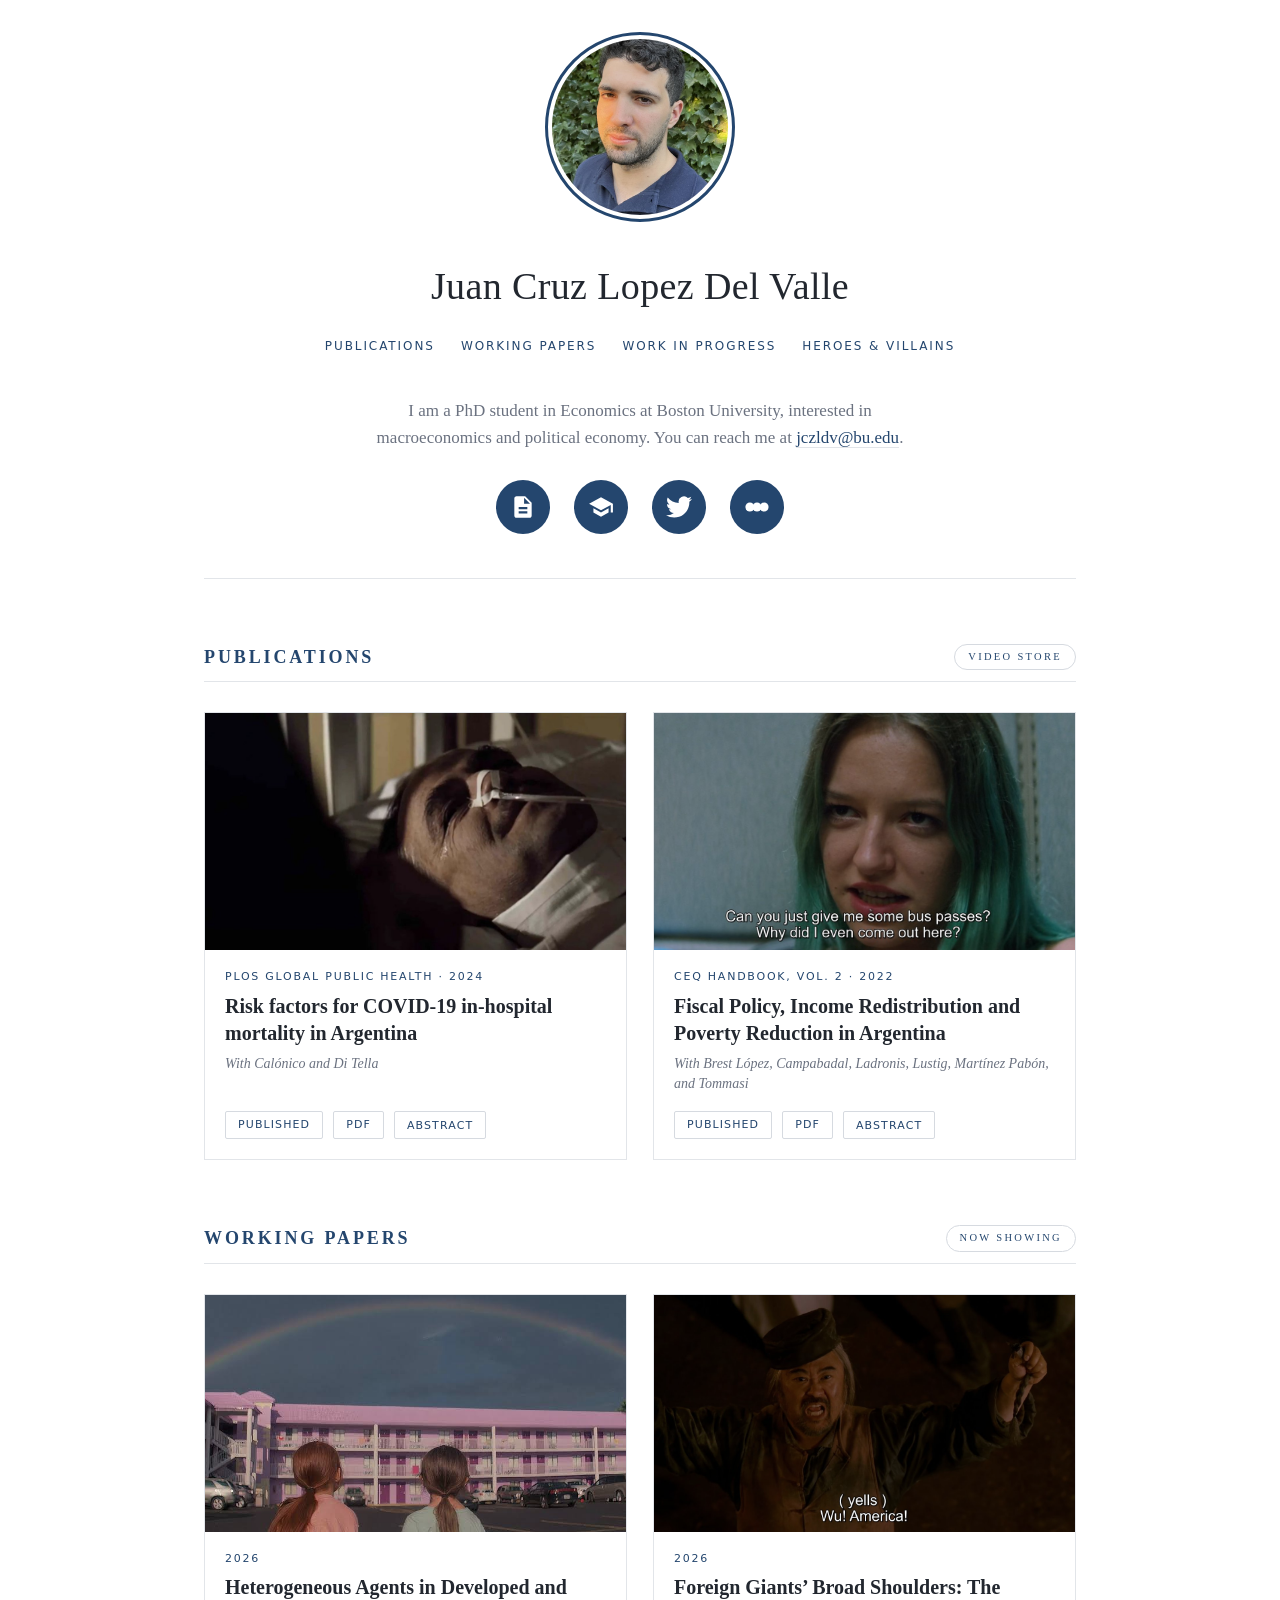
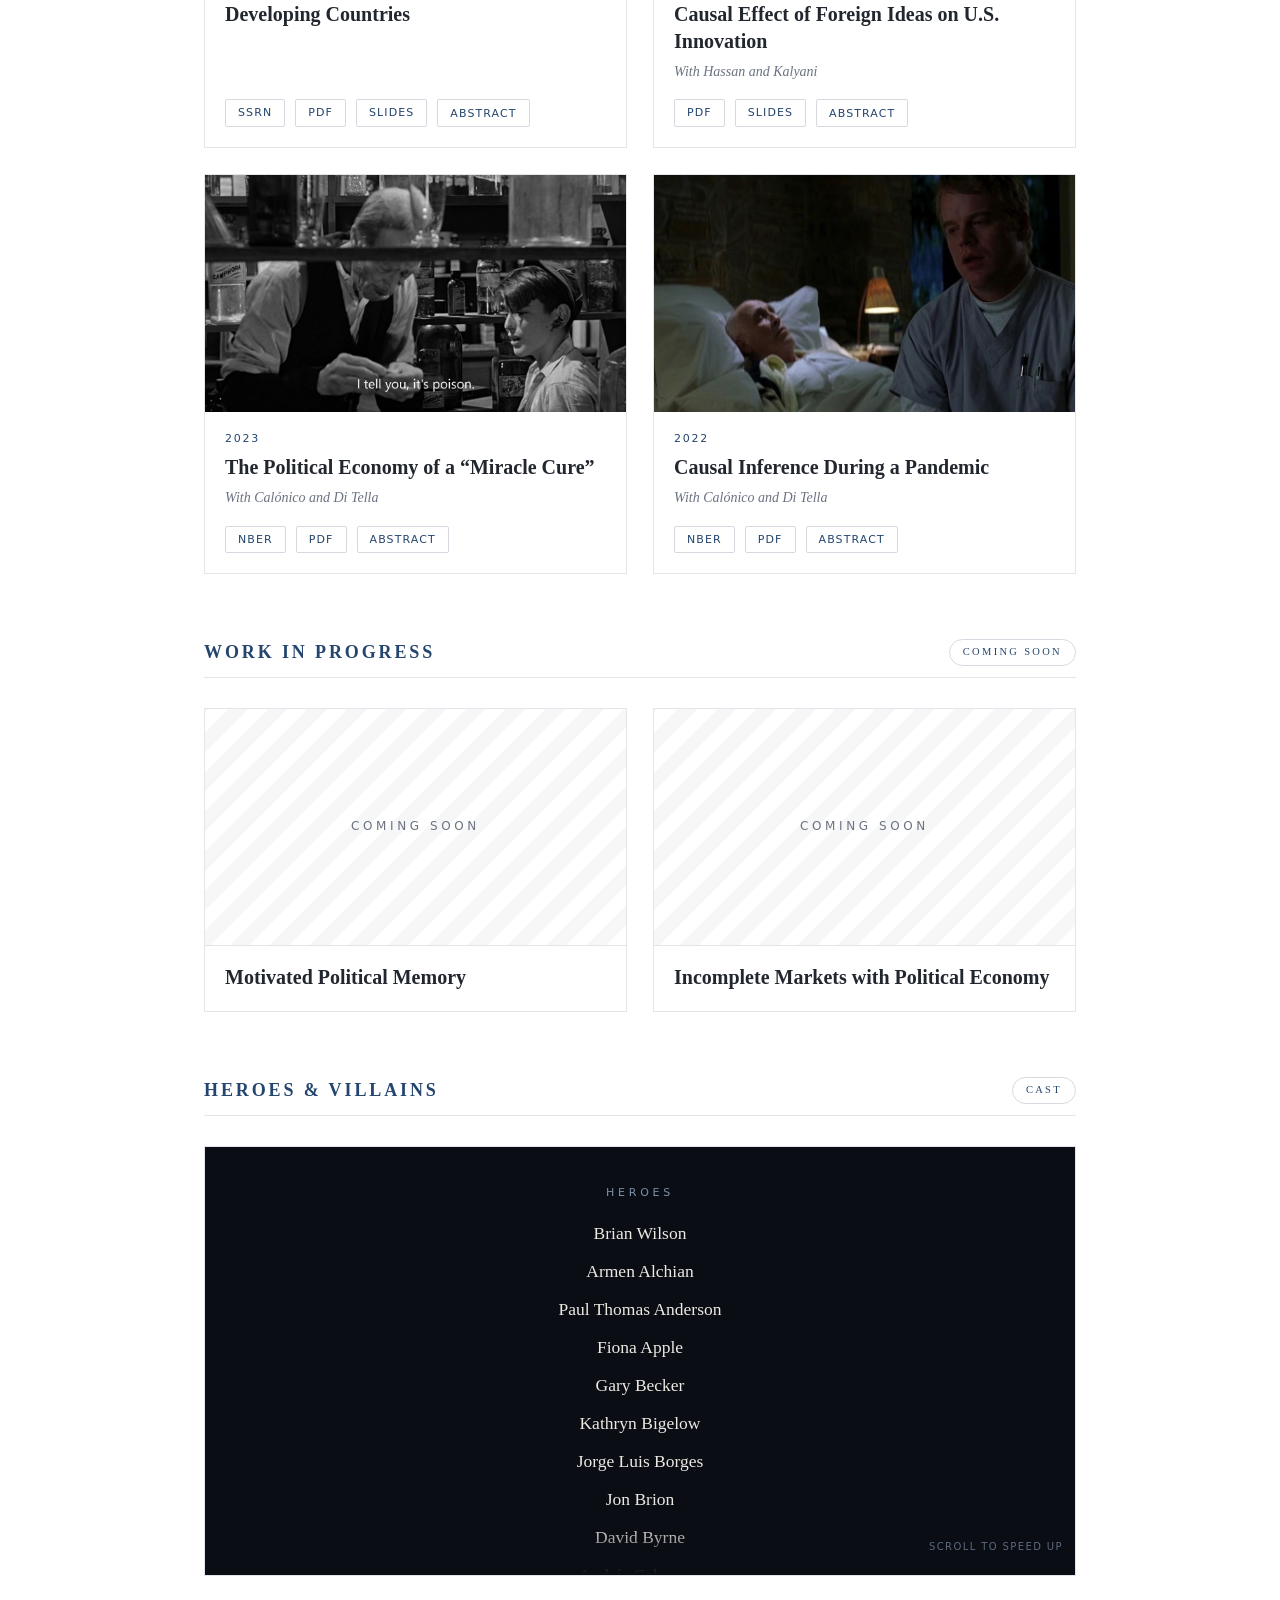
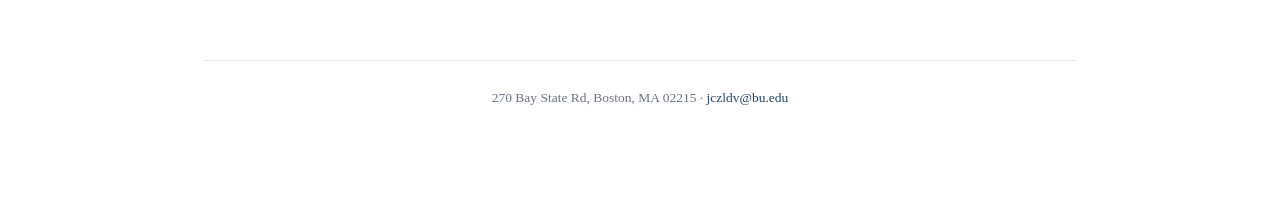
<file: index.html>
<!DOCTYPE html>
<html lang="en">
<head>
<meta charset="utf-8">
<meta name="viewport" content="width=device-width, initial-scale=1">
<meta name="description" content="Juan Cruz Lopez Del Valle — PhD student in Economics at Boston University. Macroeconomics and political economy.">
<title>Juan Cruz Lopez Del Valle</title>
<link rel="icon" type="image/png" href="assets/img/favicon.png">
</head>
<body>
<style>
  :root {
    --bg: #ffffff;
    --ink: #22272f;
    --dim: #6b7280;
    --navy: #24466e;
    --steel: #4a6b96;
    --rule: #e2e5e9;
    --card: #ffffff;
    --frame: #d6dae0;
  }
  @media (prefers-color-scheme: dark) {
    :root {
      --bg: #0f141c; --ink: #e6e9ee; --dim: #98a1ad; --navy: #8fb3dc;
      --steel: #6d92be; --rule: #222a36; --card: #141b26; --frame: #2a3442;
    }
  }
  :root[data-theme="dark"] {
    --bg: #0f141c; --ink: #e6e9ee; --dim: #98a1ad; --navy: #8fb3dc;
    --steel: #6d92be; --rule: #222a36; --card: #141b26; --frame: #2a3442;
  }
  :root[data-theme="light"] {
    --bg: #ffffff; --ink: #22272f; --dim: #6b7280; --navy: #24466e;
    --steel: #4a6b96; --rule: #e2e5e9; --card: #ffffff; --frame: #d6dae0;
  }

  * { box-sizing: border-box; }
  body {
    margin: 0;
    background: var(--bg); color: var(--ink);
    font-family: Charter, 'Bitstream Charter', 'Sitka Text', Cambria, Georgia, serif;
    font-size: 17px; line-height: 1.6;
  }
  .page { max-width: 920px; margin: 0 auto; padding: 32px 24px 100px; }

  /* ---------- hero: photo on top, prominent ---------- */
  .hero { text-align: center; margin-bottom: 24px; }
  .hero img {
    width: 190px; height: 190px; border-radius: 50%; object-fit: cover;
    border: 3px solid var(--navy); padding: 4px; background: var(--bg);
    margin-bottom: 26px;
  }
  .hero h1 {
    font-size: clamp(28px, 4.5vw, 38px); font-weight: 500;
    margin: 0 0 20px; letter-spacing: 0.01em; text-wrap: balance;
  }
  .hero nav { display: flex; justify-content: center; gap: 26px; flex-wrap: wrap; }
  .hero nav a {
    font-family: Seravek, 'Gill Sans Nova', Ubuntu, Calibri, 'DejaVu Sans', sans-serif;
    font-size: 12px; letter-spacing: 0.16em; text-transform: uppercase;
    color: var(--navy); text-decoration: none; padding-bottom: 3px;
    border-bottom: 2px solid transparent;
  }
  .hero nav a:hover { border-bottom-color: var(--navy); }

  .intro {
    color: var(--dim); max-width: 62ch; margin: 36px auto 0; text-align: center;
  }
  .intro a { color: var(--navy); text-decoration: none; border-bottom: 1px solid var(--rule); }
  .intro a:hover { border-bottom-color: var(--navy); }

  /* ---------- social icon buttons ---------- */
  .social {
    display: flex; justify-content: center; gap: 24px;
    margin: 28px 0 0; padding-bottom: 44px; border-bottom: 1px solid var(--rule);
  }
  .social a {
    width: 54px; height: 54px; border-radius: 50%;
    display: grid; place-items: center;
    background: var(--navy); color: var(--bg);
    transition: background 0.2s ease, transform 0.2s ease;
  }
  .social a:hover { background: var(--steel); transform: translateY(-3px); }
  .social a:focus-visible { outline: 2px solid var(--navy); outline-offset: 3px; }
  .social svg { width: 26px; height: 26px; fill: currentColor; }

  /* ---------- section headers: running head + chip ---------- */
  .sect {
    display: flex; justify-content: space-between; align-items: center;
    border-bottom: 1px solid var(--rule); padding-bottom: 10px;
    margin: 64px 0 30px;
  }
  .sect h2 {
    font-family: Cambria, 'Sitka Text', Charter, 'Bitstream Charter', Georgia, serif;
    font-size: 18px; font-weight: 700; letter-spacing: 0.16em; text-transform: uppercase;
    color: var(--navy); margin: 0;
  }
  .sect .sub {
    font-family: Cambria, 'Sitka Text', Charter, 'Bitstream Charter', Georgia, serif;
    font-size: 10.5px; letter-spacing: 0.22em; text-transform: uppercase;
    color: var(--navy); border: 1px solid var(--frame); border-radius: 999px;
    padding: 4px 13px; margin: 0;
  }

  /* ---------- lobby-card grid ---------- */
  .grid { display: grid; grid-template-columns: 1fr 1fr; gap: 26px; }
  .card {
    position: relative;
    background: var(--card); border: 1px solid var(--rule);
    display: flex; flex-direction: column;
    transition: transform 0.2s ease, border-color 0.2s ease, box-shadow 0.2s ease;
  }
  .card:hover {
    transform: translateY(-4px); border-color: var(--steel);
    box-shadow: 0 6px 22px rgba(36, 70, 110, 0.10);
  }
  .card .still { overflow: hidden; }
  .card .still img {
    display: block; width: 100%; aspect-ratio: 16 / 9; object-fit: cover;
    filter: saturate(0.9); transition: filter 0.25s ease, transform 0.45s ease;
  }
  .card:hover .still img { filter: none; }
  .card.open .still img { transform: scale(1.05); filter: saturate(0.6); }

  /* abstract overlay — covers the full card like a title card */
  .card .abstract {
    position: absolute; inset: 0;
    z-index: 2;
    background: rgba(9, 14, 21, 0.96);
    color: #e9ecf1;
    padding: 22px 26px; overflow-y: auto;
    opacity: 0; visibility: hidden; transform: translateY(14px);
    transition: opacity 0.35s ease, transform 0.35s ease, visibility 0.35s;
    cursor: pointer;
  }
  .card.open .abstract { opacity: 1; visibility: visible; transform: none; }
  .card .abstract .label {
    font-family: Seravek, 'Gill Sans Nova', Ubuntu, Calibri, 'DejaVu Sans', sans-serif;
    font-size: 10px; letter-spacing: 0.3em; text-transform: uppercase;
    color: #9db8d8; margin: 0 0 8px;
  }
  .card .abstract p { margin: 0 0 10px; font-size: 13.5px; line-height: 1.55; }
  .card .abstract p:last-child { margin-bottom: 0; }
  .card .abstract .x {
    position: absolute; top: 8px; right: 12px;
    background: none; border: 0; color: #9db8d8; font-size: 18px; line-height: 1;
    cursor: pointer; padding: 4px;
  }
  .card .abstract .x:hover { color: #e9ecf1; }
  .card .abstract::-webkit-scrollbar { width: 6px; }
  .card .abstract::-webkit-scrollbar-thumb { background: #3a4a5f; border-radius: 3px; }
  .card .body { padding: 18px 20px 20px; display: flex; flex-direction: column; gap: 7px; flex: 1; }
  .card .venue {
    font-family: Seravek, 'Gill Sans Nova', Ubuntu, Calibri, 'DejaVu Sans', sans-serif;
    font-size: 11px; letter-spacing: 0.16em; text-transform: uppercase;
    color: var(--navy); margin: 0;
  }
  .card .t { font-size: 20px; line-height: 1.35; margin: 0; font-weight: 550; }
  .card .t a { color: var(--ink); text-decoration: none; }
  .card .t a:hover { color: var(--navy); }
  .card .byline {
    font-family: Cambria, 'Sitka Text', Charter, 'Bitstream Charter', Georgia, serif;
    font-style: italic; font-size: 14px; color: var(--dim); margin: 0; line-height: 1.45;
  }
  .card .links { display: flex; flex-wrap: wrap; gap: 10px; margin-top: auto; padding-top: 10px; }
  .card .links a, .card .links button {
    font-family: Seravek, 'Gill Sans Nova', Ubuntu, Calibri, 'DejaVu Sans', sans-serif;
    font-size: 11px; letter-spacing: 0.1em; text-transform: uppercase;
    color: var(--navy); text-decoration: none; background: none; cursor: pointer;
    border: 1px solid var(--frame); padding: 4px 12px; border-radius: 2px;
  }
  .card .links a:hover, .card .links button:hover { border-color: var(--navy); }
  .card .links button:focus-visible { outline: 2px solid var(--navy); outline-offset: 2px; }
  .card.open .links button.abs-toggle { background: var(--navy); color: var(--bg); border-color: var(--navy); }

  /* WIP cards */
  .card.soon .poster {
    aspect-ratio: 16 / 9; display: grid; place-items: center;
    border-bottom: 1px solid var(--rule);
    background:
      repeating-linear-gradient(-45deg, transparent, transparent 14px,
        rgba(107, 114, 128, 0.06) 14px, rgba(107, 114, 128, 0.06) 28px);
  }
  .card.soon .poster span {
    font-family: Seravek, 'Gill Sans Nova', Ubuntu, Calibri, 'DejaVu Sans', sans-serif;
    font-size: 12px; letter-spacing: 0.3em; text-transform: uppercase; color: var(--dim);
  }

  /* ---------- rolling credits ---------- */
  .credits-screen {
    position: relative;
    background: #0a0d14;
    border: 1px solid var(--rule);
    height: 430px;
  }
  .credits-viewport {
    height: 100%; overflow-y: auto; scrollbar-width: none;
    -webkit-mask-image: linear-gradient(to bottom, transparent 0, #000 12%, #000 88%, transparent 100%);
    mask-image: linear-gradient(to bottom, transparent 0, #000 12%, #000 88%, transparent 100%);
  }
  .credits-viewport::-webkit-scrollbar { display: none; }
  .credits-roll { text-align: center; padding: 40px 20px; }
  .credits-roll .credit-role {
    font-family: Seravek, 'Gill Sans Nova', Ubuntu, Calibri, 'DejaVu Sans', sans-serif;
    font-size: 11px; letter-spacing: 0.34em; text-transform: uppercase;
    color: #8fa3bd; margin: 44px 0 18px;
  }
  .credits-roll .credit-role:first-child { margin-top: 0; }
  .credits-roll .credit-name {
    font-family: Charter, 'Bitstream Charter', 'Sitka Text', Cambria, Georgia, serif;
    font-size: 17.5px; color: #ece9e2; margin: 0 0 10px;
  }
  .credits-roll .credit-fin {
    font-family: Seravek, 'Gill Sans Nova', Ubuntu, Calibri, 'DejaVu Sans', sans-serif;
    font-size: 13px; letter-spacing: 0.4em; text-transform: uppercase;
    color: #8fa3bd; margin: 56px 0 8px;
  }
  .credits-hint {
    position: absolute; right: 12px; bottom: 10px; z-index: 2;
    font-family: Seravek, 'Gill Sans Nova', Ubuntu, Calibri, 'DejaVu Sans', sans-serif;
    font-size: 10px; letter-spacing: 0.14em; text-transform: uppercase;
    color: #5c6a7d; pointer-events: none;
  }

  footer {
    margin-top: 84px; padding-top: 26px; border-top: 1px solid var(--rule);
    text-align: center; font-size: 13.5px; color: var(--dim);
  }
  footer a { color: var(--navy); text-decoration: none; }

  @media (max-width: 700px) {
    .page { padding: 24px 16px 80px; }
    .hero img { width: 150px; height: 150px; }
    .grid { grid-template-columns: 1fr; }
  }
  @media (prefers-reduced-motion: reduce) {
    * { transition: none !important; }
    .card:hover { transform: none; }
  }
</style>

<div class="page">
  <header class="hero">
    <img src="assets/img/perfil.jpg" alt="Juan Cruz Lopez Del Valle">
    <h1>Juan Cruz Lopez Del Valle</h1>
    <nav>
      <a href="#publications">Publications</a>
      <a href="#working-papers">Working Papers</a>
      <a href="#work-in-progress">Work in Progress</a>
      <a href="#heroes-villains">Heroes &amp; Villains</a>
    </nav>
  </header>

  <p class="intro">I am a PhD student in Economics at Boston University, interested in macroeconomics
  and political economy. You can reach me at
  <a href="mailto:jczldv@bu.edu">jczldv@bu.edu</a>.</p>

  <div class="social">
    <a href="assets/pdf/lopezdelvalle_cv.pdf" aria-label="Curriculum vitae" title="CV" target="_blank" rel="noopener">
      <svg viewBox="0 0 24 24" aria-hidden="true"><path d="M14 2H6c-1.1 0-2 .9-2 2v16c0 1.1.9 2 2 2h12c1.1 0 2-.9 2-2V8l-6-6zm2 16H8v-2h8v2zm0-4H8v-2h8v2zm-3-5V3.5L18.5 9H13z"/></svg>
    </a>
    <a href="https://scholar.google.com/citations?user=xnALh_0AAAAJ&amp;hl=es" aria-label="Google Scholar" title="Google Scholar" target="_blank" rel="noopener">
      <svg viewBox="0 0 24 24" aria-hidden="true"><path d="M5 13.18v4L12 21l7-3.82v-4L12 17l-7-3.82zM12 3L1 9l11 6 9-4.91V17h2V9L12 3z"/></svg>
    </a>
    <a href="https://x.com/jczldv" aria-label="X / Twitter" title="X / Twitter" target="_blank" rel="noopener">
      <svg viewBox="0 0 24 24" aria-hidden="true"><path d="M23.953 4.57a10 10 0 0 1-2.825.775 4.958 4.958 0 0 0 2.163-2.723c-.951.555-2.005.959-3.127 1.184a4.92 4.92 0 0 0-8.384 4.482C7.69 8.095 4.067 6.13 1.64 3.162a4.822 4.822 0 0 0-.666 2.475c0 1.71.87 3.213 2.188 4.096a4.904 4.904 0 0 1-2.228-.616v.06a4.923 4.923 0 0 0 3.946 4.827 4.996 4.996 0 0 1-2.212.085 4.936 4.936 0 0 0 4.604 3.417 9.867 9.867 0 0 1-6.102 2.105c-.39 0-.779-.023-1.17-.067a13.995 13.995 0 0 0 7.557 2.209c9.053 0 13.998-7.496 13.998-13.985 0-.21 0-.42-.015-.63A9.935 9.935 0 0 0 24 4.59z"/></svg>
    </a>
    <a href="https://letterboxd.com/jcldv/" aria-label="Letterboxd" title="Letterboxd" target="_blank" rel="noopener">
      <svg viewBox="0 0 24 24" aria-hidden="true"><circle cx="5.4" cy="12" r="4.1"/><circle cx="12" cy="12" r="4.1"/><circle cx="18.6" cy="12" r="4.1"/></svg>
    </a>
  </div>

  <div class="sect" id="publications">
    <h2>Publications</h2>
    <p class="sub">Video Store</p>
  </div>
  <div class="grid">
    <div class="card">
      <div class="still">
        <img src="assets/img/elpadrino.jpg" alt="Still from The Godfather">
        <div class="abstract" role="region" aria-label="Abstract">
          <p class="label">Abstract</p>
          <p>COVID-19 poses dire threats for low and middle-income countries (LMICs). Yet, there
          remains limited rigorous evidence describing the characteristics and outcomes of
          hospitalized patients for LMICs, and often the evidence was based on small samples and/or
          unicentric. The objective of this study was to examine risk factors of COVID-19 mortality
          in Argentina, a hard-hit middle-income Latin American country. We analyze data on 5,146
          COVID-19 patients from 11 centers across 10 cities in Argentina, making this one of the
          largest multi-centric retrospective observational descriptive studies in the LMICs.
          Information on demographics and co-morbidities was extracted from medical records.
          Outcomes of relevance consisted of whether the patient was discharged or deceased (as
          established in medical records), along with date of each event. We use survival models
          that account for competing risks.</p>
          <p>Median age was 60 years (IQR: 48&ndash;72), there were fewer women (40.8%) hospitalized
          than men (59.2%), and the most prevalent comorbidities were hypertension (40.9%), diabetes
          (20.0%) and obesity (19.1%). Patients were hospitalized for a median duration of 8 days
          (IQR: 5&ndash;13), and in-hospital mortality was 18.1%, though it varied substantially
          across health centers (95%CI: 17.1%&ndash;19.2%). Baseline characteristics most associated
          with in-hospital mortality were respiratory rate (adjusted HR = 3.6, 95%CI: 2.5&ndash;5.4
          for &ge; 26 breathes/min), older age (adjusted HR = 2.5, 95%CI: 2.0&ndash;3.3 for the 80+
          age group), and chronic kidney disease (adjusted HR = 2.2, 95%CI: 1.8&ndash;2.8).
          Associations were attenuated when survival models did not account for the competing risk
          of being discharged.</p>
          <p>We document lower mortality rates than those in prior studies, likely due to a lower
          prevalence of comorbidities amongst patients in our sample. Compared with standard Cox
          models, we find that, when using competing risk models, risk factors have a larger role in
          explaining COVID-19 mortality. Overall, we provide rigorous evidence describing the
          characteristics and outcomes of hospitalized patients for LMICs. Thus, our findings are
          useful to conduct a more accurate in-hospital monitoring of patient subgroups who may be
          at greater risk. They also provide valuable guidance for public health and policy efforts
          in Argentina and other developing countries.</p>
        </div>
      </div>
      <div class="body">
        <p class="venue">PLOS Global Public Health · 2024</p>
        <p class="t"><a href="https://journals.plos.org/globalpublichealth/article?id=10.1371/journal.pgph.0000816" target="_blank" rel="noopener">Risk factors for COVID-19 in-hospital mortality in Argentina</a></p>
        <p class="byline">With Calónico and Di Tella</p>
        <div class="links">
          <a href="https://journals.plos.org/globalpublichealth/article?id=10.1371/journal.pgph.0000816" target="_blank" rel="noopener">Published</a>
          <a href="assets/pdf/journal.pgph.0000816.pdf" target="_blank" rel="noopener">PDF</a>
          <button class="abs-toggle" aria-expanded="false">Abstract</button>
        </div>
      </div>
    </div>
    <div class="card">
      <div class="still">
        <img src="assets/img/bigshort.jpg" alt="Still from The Florida Project: Halley asks for bus passes">
        <div class="abstract" role="region" aria-label="Abstract">
          <p class="label">Abstract</p>
          <p>We implement a fiscal incidence analysis for Argentina with data from the 2017 national
          household survey. We find that Argentina&rsquo;s fiscal system reduces inequality and
          poverty more than it is the case in many other comparable countries. This result is driven
          more by the size of the state (as measured by social spending to GDP) than by the
          progressivity of the fiscal system. While there are spending items that are quite
          progressive and even pro-poor, taxes are unequalizing and a number of subsidies benefit
          disproportionately the rich.</p>
        </div>
      </div>
      <div class="body">
        <p class="venue">CEQ Handbook, Vol. 2 · 2022</p>
        <p class="t"><a href="https://commitmentoequity.org/wp-content/uploads/2023/04/CEQ-Handbook-Volume-2-.pdf" target="_blank" rel="noopener">Fiscal Policy, Income Redistribution and Poverty Reduction in Argentina</a></p>
        <p class="byline">With Brest López, Campabadal, Ladronis, Lustig, Martínez Pabón, and Tommasi</p>
        <div class="links">
          <a href="https://commitmentoequity.org/wp-content/uploads/2023/04/CEQ-Handbook-Volume-2-.pdf" target="_blank" rel="noopener">Published</a>
          <a href="assets/pdf/ceq111.pdf" target="_blank" rel="noopener">PDF</a>
          <button class="abs-toggle" aria-expanded="false">Abstract</button>
        </div>
      </div>
    </div>
  </div>

  <div class="sect" id="working-papers">
    <h2>Working Papers</h2>
    <p class="sub">Now Showing</p>
  </div>
  <div class="grid">
    <div class="card">
      <div class="still">
        <img src="assets/img/floridaproject.jpg" alt="Still from The Florida Project">
        <div class="abstract" role="region" aria-label="Abstract">
          <p class="label">Abstract</p>
          <p>I study whether an economy&rsquo;s response to aggregate shocks depends on its level of
          development. Empirically, I estimate responses to high-frequency monetary shocks at the
          macro and micro level and compute hand-to-mouth shares for high, middle and low income
          countries. An inverted U-shaped relationship between these two is found. Theoretically, I
          show that matching this relationship requires a heterogeneous agent model with one key
          feature: countercyclical inequality and income risk. This generates amplifying income
          effects by shifting towards constrained households the additional aggregate demand
          generated by unconstrained households&rsquo; substitution effects. Amplification peaks with
          heterogeneity, when there is an equal share of households on and off their Euler
          equations. These results have implications for aggregate demand stabilization policies and
          the welfare costs of business cycles.</p>
        </div>
      </div>
      <div class="body">
        <p class="venue">2026</p>
        <p class="t"><a href="https://papers.ssrn.com/sol3/papers.cfm?abstract_id=6251240" target="_blank" rel="noopener">Heterogeneous Agents in Developed and Developing Countries</a></p>
        <div class="links">
          <a href="https://papers.ssrn.com/sol3/papers.cfm?abstract_id=6251240" target="_blank" rel="noopener">SSRN</a>
          <a href="assets/pdf/world-hank-jczldv.pdf" target="_blank" rel="noopener">PDF</a>
          <a href="assets/slides/world-hank/index.html" target="_blank" rel="noopener">Slides</a>
          <button class="abs-toggle" aria-expanded="false">Abstract</button>
        </div>
      </div>
    </div>
    <div class="card">
      <div class="still">
        <img src="assets/img/deadwood.jpg" alt="Still from Deadwood: Mr. Wu shouts 'Wu! America!'">
        <div class="abstract" role="region" aria-label="Abstract">
          <p class="label">Abstract</p>
          <p>We study the role of foreign ideas in U.S. innovation by constructing a directed
          &ldquo;genealogy&rdquo; of technologies from the full text of 13 million patents filed
          between 1894 and 2024. By tracing which earlier technologies appear in the founding patents
          of new ones, we recover a large-scale input&ndash;output network of technological
          recombination that identifies the foreign technologies that serve as inputs into innovation
          in the United States. We report four main findings. First, foreign ideas are pervasive: 56%
          of U.S. technologies build on at least one foreign input, and the most fertile U.S.
          technologies rely on foreign inputs most heavily. Second, foreign ideas have large causal
          effects on U.S. innovation. Using the historical settlement of migrants as a source of
          exogenous variation in local ancestry, we show that U.S. counties more exposed to knowledge
          from a given foreign country absorb substantially more technologies from that country and,
          in turn, invent significantly more U.S. technologies building on them.</p>
          <p>Third, foreign ideas shape not only the level but also the direction of technical change:
          U.S. counties are far more likely to invent the specific technologies whose foreign inputs
          are already in their local idea stock, and the changing origins of foreign ideas accompany
          the shift of American innovation from its historical heartland toward the coasts and the
          Sunbelt. Fourth, these effects leave a lasting imprint on local labor markets: decades
          later, counties that absorbed more of an origin&rsquo;s ideas host more jobs working with
          those ideas, and more still working with the U.S. technologies descended from them.</p>
        </div>
      </div>
      <div class="body">
        <p class="venue">2026</p>
        <p class="t"><a href="assets/pdf/foreign_giants.pdf" target="_blank" rel="noopener">Foreign Giants&rsquo; Broad Shoulders: The Causal Effect of Foreign Ideas on U.S. Innovation</a></p>
        <p class="byline">With Hassan and Kalyani</p>
        <div class="links">
          <a href="assets/pdf/foreign_giants.pdf" target="_blank" rel="noopener">PDF</a>
          <a href="assets/pdf/foreign_giants_slides.pdf" target="_blank" rel="noopener">Slides</a>
          <button class="abs-toggle" aria-expanded="false">Abstract</button>
        </div>
      </div>
    </div>
    <div class="card">
      <div class="still">
        <img src="assets/img/miraclecure.jpg" alt="Black-and-white still: an apothecary tells a boy 'I tell you, it's poison.'">
        <div class="abstract" role="region" aria-label="Abstract">
          <p class="label">Abstract</p>
          <p>We document the diffusion of nebulized ibuprofen in Argentina as a treatment for
          COVID-19. As the pandemic spread, this clinically unsupported drug reached thousands of
          patients, even some seriously ill, despite warnings by the regulator and medical
          societies. Detailed daily data on deliveries for all towns in one of the largest provinces
          suggests a role for &ldquo;rational&rdquo; forces in the adoption of a miracle cure: towns
          adopt it when neighbors that adopt it are successful in containing deaths (a learning
          effect), even after controlling for the average adoption of peers.</p>
          <p>Results from a survey are consistent with learning. They also reveal a large role of
          beliefs: subjects that are classified as &ldquo;Right&rdquo; are more likely adopt and to
          learn, while those that are &ldquo;Skeptical&rdquo; report an increase in their demand
          when primed with the regulator&rsquo;s ban.</p>
        </div>
      </div>
      <div class="body">
        <p class="venue">2023</p>
        <p class="t"><a href="https://www.nber.org/papers/w31781" target="_blank" rel="noopener">The Political Economy of a &ldquo;Miracle Cure&rdquo;</a></p>
        <p class="byline">With Calónico and Di Tella</p>
        <div class="links">
          <a href="https://www.nber.org/papers/w31781" target="_blank" rel="noopener">NBER</a>
          <a href="assets/pdf/w31781.pdf" target="_blank" rel="noopener">PDF</a>
          <button class="abs-toggle" aria-expanded="false">Abstract</button>
        </div>
      </div>
    </div>
    <div class="card">
      <div class="still">
        <img src="assets/img/magnolia.jpg" alt="Still from Magnolia">
        <div class="abstract" role="region" aria-label="Abstract">
          <p class="label">Abstract</p>
          <p>Many medical decisions during the pandemic were made without the support of causal
          evidence obtained in clinical trials. We study the case of nebulized ibuprofen (NaIHS), a
          drug that was extensively used on COVID-19 patients in Argentina amidst wild claims about
          its effectiveness and without regulatory approval. We study data on 5,146 patients
          hospitalized in 11 health centers spread over 4 provinces, of which a total of 1,019
          (19.8%) received the treatment. We find a large, negative and statistically significant
          correlation between NaIHS treatment and mortality using inverse probability weighting
          estimators.</p>
          <p>We consider several threats to identification, including the selection of
          &ldquo;low&rdquo; risks into NaIHS, spillovers affecting patients in the control group,
          and differences in the quality of care in centers that use NaIHS. While the negative
          correlation appears to be, broadly, robust, our results are best interpreted as
          emphasizing the benefits of running a randomized controlled trial and the challenges of
          incorporating information produced in other, less rigorous circumstances.</p>
        </div>
      </div>
      <div class="body">
        <p class="venue">2022</p>
        <p class="t"><a href="https://www.nber.org/papers/w30084" target="_blank" rel="noopener">Causal Inference During a Pandemic</a></p>
        <p class="byline">With Calónico and Di Tella</p>
        <div class="links">
          <a href="https://www.nber.org/papers/w30084" target="_blank" rel="noopener">NBER</a>
          <a href="assets/pdf/w30084.pdf" target="_blank" rel="noopener">PDF</a>
          <button class="abs-toggle" aria-expanded="false">Abstract</button>
        </div>
      </div>
    </div>
  </div>

  <div class="sect" id="work-in-progress">
    <h2>Work in Progress</h2>
    <p class="sub">Coming Soon</p>
  </div>
  <div class="grid">
    <div class="card soon">
      <div class="poster"><span>Coming Soon</span></div>
      <div class="body">
        <p class="t">Motivated Political Memory</p>
      </div>
    </div>
    <div class="card soon">
      <div class="poster"><span>Coming Soon</span></div>
      <div class="body">
        <p class="t">Incomplete Markets with Political Economy</p>
      </div>
    </div>
  </div>

  <div class="sect" id="heroes-villains">
    <h2>Heroes &amp; Villains</h2>
    <p class="sub">Cast</p>
  </div>
  <div class="credits-screen">
    <div class="credits-viewport" id="creditsViewport" tabindex="0" aria-label="Heroes and villains, rolling credits">
      <div class="credits-roll" id="creditsRoll">
        <p class="credit-role">Heroes</p>
        <p class="credit-name">Brian Wilson</p>
        <p class="credit-name">Armen Alchian</p>
        <p class="credit-name">Paul Thomas Anderson</p>
        <p class="credit-name">Fiona Apple</p>
        <p class="credit-name">Gary Becker</p>
        <p class="credit-name">Kathryn Bigelow</p>
        <p class="credit-name">Jorge Luis Borges</p>
        <p class="credit-name">Jon Brion</p>
        <p class="credit-name">David Byrne</p>
        <p class="credit-name">Andrés Calamaro</p>
        <p class="credit-name">Ronald Coase</p>
        <p class="credit-name">Jarvis Cocker</p>
        <p class="credit-name">Nick Drake</p>
        <p class="credit-name">Bob Dylan</p>
        <p class="credit-name">Brian Eno</p>
        <p class="credit-name">Nathan Fielder</p>
        <p class="credit-name">John Ford</p>
        <p class="credit-name">Charly García</p>
        <p class="credit-name">Donald Glover</p>
        <p class="credit-name">Albert O. Hirschman</p>
        <p class="credit-name">Mark Kozelek</p>
        <p class="credit-name">John Linnell</p>
        <p class="credit-name">John Flansburgh</p>
        <p class="credit-name">David Lynch</p>
        <p class="credit-name">Aimee Mann</p>
        <p class="credit-name">Paddy McAloon</p>
        <p class="credit-name">Paul McCartney</p>
        <p class="credit-name">David Milch</p>
        <p class="credit-name">Diego Milito</p>
        <p class="credit-name">Douglass North</p>
        <p class="credit-name">Julio H. Olivera</p>
        <p class="credit-name">Mancur Olson</p>
        <p class="credit-name">Elinor Ostrom</p>
        <p class="credit-name">Van Dyke Parks</p>
        <p class="credit-name">Nina Persson</p>
        <p class="credit-name">Astor Piazzolla</p>
        <p class="credit-name">Edward Prescott</p>
        <p class="credit-name">Thomas Pynchon</p>
        <p class="credit-name">Shawn Ryan</p>
        <p class="credit-name">James C. Scott</p>
        <p class="credit-name">Paul Simon</p>
        <p class="credit-name">Elliott Smith</p>
        <p class="credit-name">Steven Spielberg</p>
        <p class="credit-name">Sufjan Stevens</p>
        <p class="credit-name">Jeff Tweedy</p>
        <p class="credit-name">Tina Weymouth</p>
        <p class="credit-name">Joss Whedon</p>
        <p class="credit-role">Villains</p>
        <p class="credit-name">Nazis</p>
      </div>
    </div>
    <p class="credits-hint">Scroll to speed up</p>
  </div>

  <footer>
    270 Bay State Rd, Boston, MA 02215 · <a href="mailto:jczldv@bu.edu">jczldv@bu.edu</a>
  </footer>
</div>

<script>
  function setOpen(card, open) {
    card.classList.toggle('open', open);
    var btn = card.querySelector('.abs-toggle');
    if (btn) {
      btn.setAttribute('aria-expanded', open ? 'true' : 'false');
      btn.textContent = open ? 'Close' : 'Abstract';
    }
  }
  document.querySelectorAll('.abs-toggle').forEach(function (btn) {
    btn.addEventListener('click', function () {
      var card = btn.closest('.card');
      setOpen(card, !card.classList.contains('open'));
    });
  });
  document.querySelectorAll('.card .abstract').forEach(function (panel) {
    var x = document.createElement('button');
    x.className = 'x';
    x.setAttribute('aria-label', 'Close abstract');
    x.innerHTML = '&times;';
    panel.appendChild(x);
    panel.addEventListener('click', function () {
      setOpen(panel.closest('.card'), false);
    });
  });
  document.addEventListener('keydown', function (e) {
    if (e.key === 'Escape') {
      document.querySelectorAll('.card.open').forEach(function (card) { setOpen(card, false); });
    }
  });

  /* rolling credits: auto-scrolls, seamless loop; manual scroll pauses it */
  (function () {
    var vp = document.getElementById('creditsViewport');
    var roll = document.getElementById('creditsRoll');
    if (!vp || !roll) return;

    var reduced = window.matchMedia('(prefers-reduced-motion: reduce)').matches;
    var SPEED = 28;           // px per second
    var IDLE_RESUME = 2000;   // ms after last user input before rolling resumes
    var pausedUntil = 0;
    var visible = true;
    var pos = 0;
    var programmatic = false;
    var last = null;

    function userInput() { pausedUntil = Date.now() + IDLE_RESUME; }
    ['wheel', 'touchstart', 'pointerdown', 'keydown'].forEach(function (ev) {
      vp.addEventListener(ev, userInput, { passive: true });
    });
    vp.addEventListener('scroll', function () {
      if (programmatic) { programmatic = false; return; }
      userInput();
      pos = vp.scrollTop;   // adopt the user's position
    }, { passive: true });

    if ('IntersectionObserver' in window) {
      new IntersectionObserver(function (entries) {
        visible = entries[0].isIntersecting;
      }).observe(vp);
    }

    function step(ts) {
      if (last === null) last = ts;
      var dt = (ts - last) / 1000;
      last = ts;
      var max = vp.scrollHeight - vp.clientHeight;
      if (visible && Date.now() > pausedUntil && pos < max) {
        pos = Math.min(pos + SPEED * dt, max);   // roll once, rest at the end
        programmatic = true;
        vp.scrollTop = pos;
      } else {
        pos = vp.scrollTop;
      }
      requestAnimationFrame(step);
    }
    if (!reduced) requestAnimationFrame(step);
  })();
</script>

</body>
</html>
</file>
